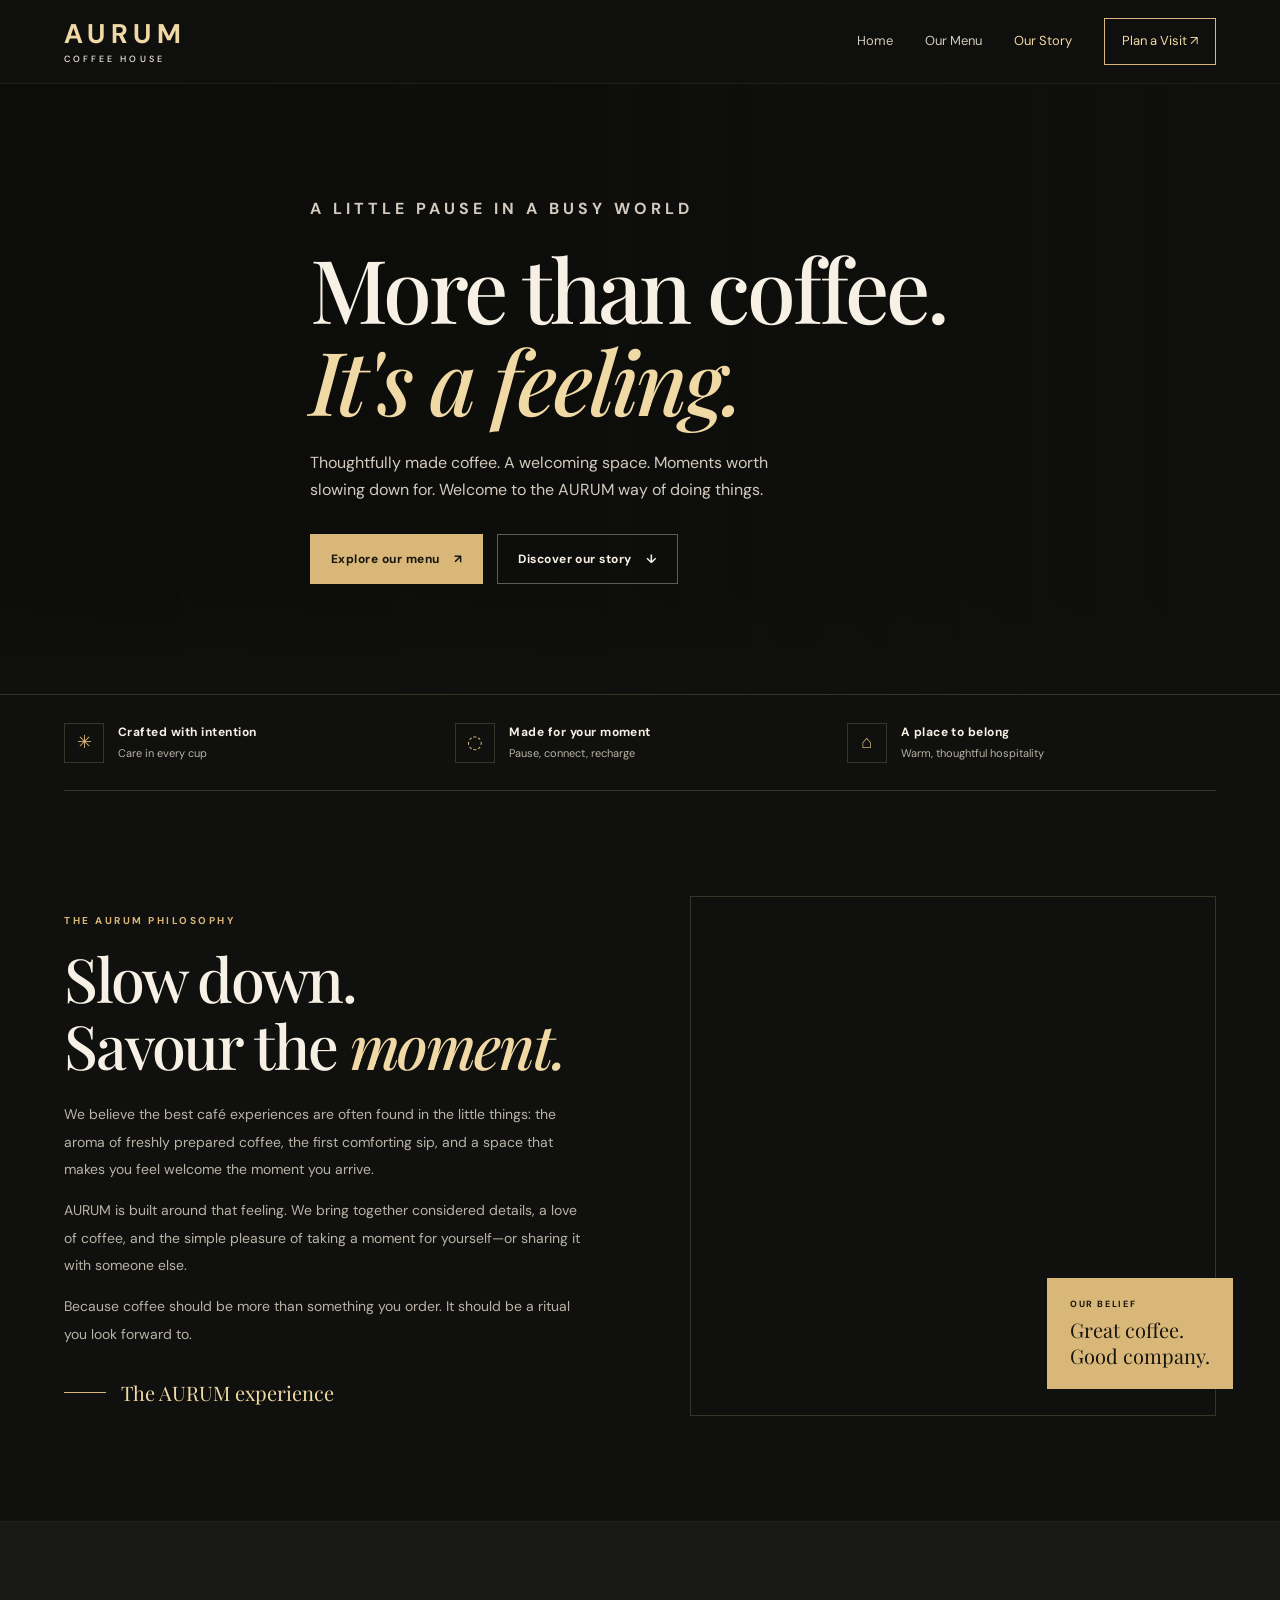
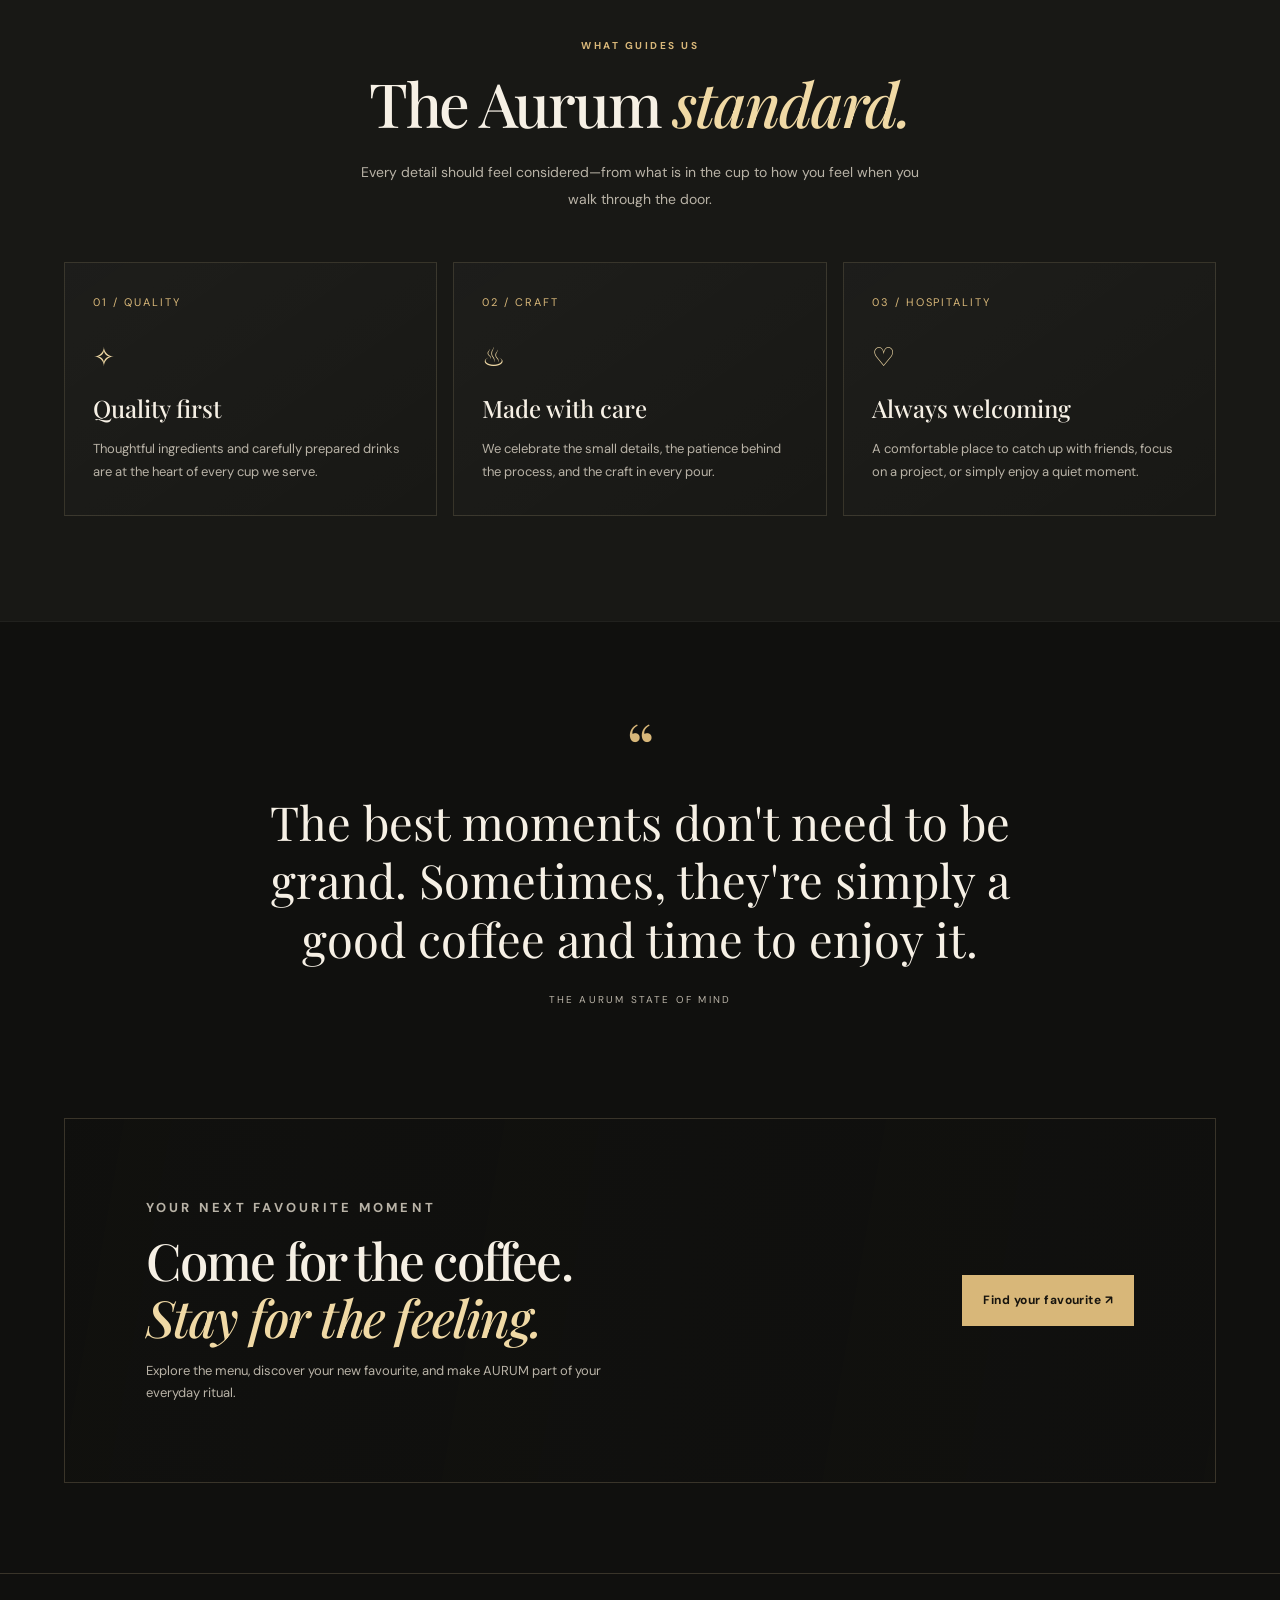
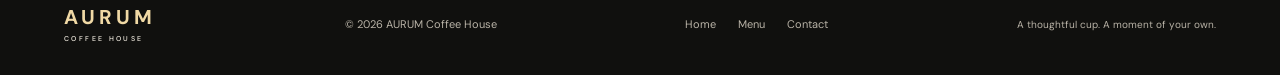
<file: about.html>
<!DOCTYPE html>
<html lang="en">
<head>
  <meta charset="UTF-8">
  <meta name="viewport" content="width=device-width, initial-scale=1.0">
  <meta name="theme-color" content="#10100e">
  <meta name="description" content="Discover the AURUM Coffee House philosophy: thoughtful craft, exceptional coffee, and meaningful moments.">
  <title>Our Story | AURUM Coffee House</title>
  <link rel="preconnect" href="https://fonts.googleapis.com">
  <link rel="preconnect" href="https://fonts.gstatic.com" crossorigin>
  <link href="https://fonts.googleapis.com/css2?family=DM+Sans:wght@400;500;600;700&family=Playfair+Display:ital,wght@0,500;0,600;0,700;1,500;1,600&display=swap" rel="stylesheet">
  <style>
    :root{--bg:#10100e;--panel:#181815;--panel2:#20201b;--gold:#d8b779;--gold2:#f0d9a5;--cream:#f6f0e5;--muted:#b9b3a7;--line:rgba(240,217,165,.18);--max:1180px}
    *{box-sizing:border-box}html{scroll-behavior:smooth;scroll-padding-top:90px}body{margin:0;background:var(--bg);color:var(--cream);font-family:"DM Sans",sans-serif;line-height:1.7}a{color:inherit;text-decoration:none}button{font:inherit}.skip{position:absolute;left:-999px;top:8px;background:var(--gold);color:#111;padding:10px 14px;z-index:100}.skip:focus{left:10px}
    .header{height:84px;display:flex;align-items:center;justify-content:space-between;gap:24px;padding:0 max(5vw,24px);border-bottom:1px solid rgba(255,255,255,.07);background:rgba(16,16,14,.92);position:sticky;top:0;z-index:20;backdrop-filter:blur(16px)}
    .brand{font-size:27px;letter-spacing:.2em;font-weight:700;line-height:1;color:var(--gold2)}.brand small{display:block;font-size:9px;letter-spacing:.34em;color:var(--cream);margin-top:8px;font-weight:500}
    .nav{display:flex;align-items:center;gap:32px;font-size:13px;color:#d3cbbd}.nav a{transition:color .2s}.nav a:hover,.nav a.active{color:var(--gold2)}.nav .nav-cta{border:1px solid var(--gold);padding:11px 17px;color:var(--gold2)}.nav .nav-cta:hover{background:var(--gold);color:#17140e}.menu-btn{display:none;background:none;color:var(--cream);border:1px solid var(--line);padding:9px 12px}
    .wrap{width:min(var(--max),90%);margin-inline:auto}.eyebrow{font-size:10px;letter-spacing:.25em;text-transform:uppercase;color:var(--gold);font-weight:700}.serif{font-family:"Playfair Display",Georgia,serif;font-weight:500;letter-spacing:-.035em}.hero{position:relative;overflow:hidden;min-height:550px;display:grid;align-items:center;border-bottom:1px solid var(--line);background:linear-gradient(90deg,rgba(12,12,10,.96) 0%,rgba(12,12,10,.78) 48%,rgba(12,12,10,.18) 100%),url('https://images.unsplash.com/photo-1442512595331-e89e73853f31?auto=format&fit=crop&w=2000&q=90') center 52%/cover no-repeat}
    .hero:after{content:"";position:absolute;inset:auto 0 0;height:100px;background:linear-gradient(transparent,var(--bg));pointer-events:none}.hero-content{position:relative;z-index:1;max-width:660px;padding:95px 0 110px}.hero h1{font-size:clamp(48px,7.3vw,88px);line-height:1.04;margin:20px 0 24px}.hero h1 em,.section-title em,.cta h2 em{color:var(--gold2);font-weight:500}.hero p{max-width:500px;color:#d2cabe;font-size:16px}.actions{display:flex;gap:14px;flex-wrap:wrap;margin-top:30px}.btn{display:inline-flex;align-items:center;justify-content:center;gap:14px;padding:14px 20px;background:var(--gold);color:#17140e;font-size:12px;font-weight:700;letter-spacing:.04em;border:1px solid var(--gold);transition:transform .2s,background .2s}.btn:hover{transform:translateY(-3px);background:var(--gold2)}.btn.secondary{background:transparent;color:var(--cream);border-color:rgba(246,240,229,.35)}.btn.secondary:hover{border-color:var(--gold);color:var(--gold2)}
    .intro-strip{display:grid;grid-template-columns:repeat(3,1fr);gap:22px;padding:27px 0;border-bottom:1px solid var(--line)}.strip-item{display:flex;align-items:center;gap:14px}.strip-icon{width:40px;height:40px;border:1px solid var(--line);display:grid;place-items:center;color:var(--gold);font-size:18px;flex:none}.strip-item strong{display:block;font-size:12px;letter-spacing:.04em}.strip-item span{display:block;font-size:11px;color:var(--muted);margin-top:2px}
    .section{padding:105px 0}.story-grid{display:grid;grid-template-columns:1fr 1fr;gap:clamp(40px,8vw,100px);align-items:center}.story-image{min-height:520px;position:relative;background:url('https://images.unsplash.com/photo-1495474472287-4d71bcdd2085?auto=format&fit=crop&w=1100&q=90') center/cover;border:1px solid var(--line)}.image-tag{position:absolute;right:-18px;bottom:26px;background:var(--gold);color:#17140e;padding:20px 23px;max-width:205px;font-family:"Playfair Display",serif;font-size:20px;line-height:1.3}.image-tag small{display:block;font:700 9px "DM Sans",sans-serif;letter-spacing:.18em;text-transform:uppercase;margin-bottom:7px}.section-title{font-size:clamp(38px,5vw,61px);line-height:1.1;margin:15px 0 23px}.copy{color:var(--muted);font-size:14px;line-height:1.95}.story-copy .copy{max-width:520px}.signature{display:flex;align-items:center;gap:15px;margin-top:28px;color:var(--gold2);font-family:"Playfair Display",serif;font-size:20px}.signature:before{content:"";width:42px;height:1px;background:var(--gold)}
    .values{background:var(--panel);border-block:1px solid rgba(255,255,255,.04)}.section-head{text-align:center;max-width:650px;margin:0 auto 48px}.section-head .copy{max-width:560px;margin:0 auto}.values-grid{display:grid;grid-template-columns:repeat(3,1fr);gap:16px}.value{padding:30px 28px 32px;border:1px solid rgba(240,217,165,.14);background:linear-gradient(145deg,rgba(255,255,255,.025),transparent);min-height:245px;transition:transform .25s,border-color .25s}.value:hover{transform:translateY(-6px);border-color:rgba(240,217,165,.5)}.value-number{font-size:11px;letter-spacing:.18em;color:var(--gold)}.value-icon{font-size:26px;color:var(--gold2);margin:24px 0 8px}.value h3{font-family:"Playfair Display",serif;font-size:24px;font-weight:500;margin:0 0 10px}.value p{color:var(--muted);font-size:13px;margin:0}
    .quote-section{padding:100px 0;text-align:center}.quote-mark{font-family:"Playfair Display",serif;color:var(--gold);font-size:70px;line-height:.7}.quote{font-family:"Playfair Display",serif;font-size:clamp(29px,4vw,47px);line-height:1.25;max-width:850px;margin:22px auto}.quote-note{font-size:10px;letter-spacing:.22em;text-transform:uppercase;color:var(--muted)}
    .cta{position:relative;overflow:hidden;margin-bottom:90px;padding:65px 7%;display:flex;align-items:center;justify-content:space-between;gap:30px;background:linear-gradient(100deg,rgba(16,16,14,.98),rgba(16,16,14,.78)),url('https://images.unsplash.com/photo-1501339847302-ac426a4a7cbb?auto=format&fit=crop&w=1600&q=85') center/cover;border:1px solid var(--line)}.cta h2{font-size:clamp(34px,4vw,52px);line-height:1.12;margin:10px 0}.cta p{font-size:13px;color:var(--muted);max-width:480px}.footer{border-top:1px solid var(--line);padding:30px 5%;display:flex;align-items:center;justify-content:space-between;gap:22px;color:var(--muted);font-size:11px}.footer .brand{font-size:20px}.footer .brand small{font-size:7px}.footer-links{display:flex;gap:22px}.footer a:hover{color:var(--gold2)}.footer-note{font-size:10px}
    .reveal{opacity:0;transform:translateY(18px);transition:opacity .7s ease,transform .7s ease}.reveal.visible{opacity:1;transform:none}
    @media(max-width:800px){.header{height:74px}.menu-btn{display:block}.nav{display:none;position:absolute;top:73px;left:0;right:0;background:#151512;border-bottom:1px solid var(--line);padding:20px 5%;flex-direction:column;align-items:stretch;gap:18px}.nav.open{display:flex}.nav .nav-cta{text-align:center}.hero{min-height:510px;background-position:58% center}.hero-content{padding:75px 0 95px}.intro-strip{grid-template-columns:1fr;gap:18px}.strip-item{max-width:360px}.section{padding:75px 0}.story-grid{grid-template-columns:1fr;gap:42px}.story-image{min-height:420px;margin-right:14px;order:2}.story-copy{order:1}.values-grid{grid-template-columns:1fr}.value{min-height:0}.value-icon{margin-top:15px}.quote-section{padding:75px 0}.cta{margin-bottom:65px;flex-direction:column;align-items:flex-start;padding:40px 28px}.footer{flex-wrap:wrap}.footer-note{width:100%;margin:0}}@media(max-width:460px){.brand{font-size:23px}.hero h1{font-size:47px}.hero p{font-size:14px}.actions .btn{width:100%}.story-image{min-height:340px}.image-tag{right:-12px;max-width:175px;font-size:17px;padding:16px}.footer{align-items:flex-start}.footer-links{width:100%;order:3}.footer p{margin:0}}
    @media(prefers-reduced-motion:reduce){html{scroll-behavior:auto}.reveal{opacity:1;transform:none;transition:none}*,*:before,*:after{animation-duration:.01ms!important;transition-duration:.01ms!important}}
  </style>
</head>
<body>
  <a class="skip" href="#main">Skip to content</a>
  <header class="header">
    <a class="brand" href="index.html" aria-label="AURUM Coffee House home">AURUM<small>COFFEE HOUSE</small></a>
    <button class="menu-btn" aria-label="Toggle navigation" aria-expanded="false" aria-controls="primary-nav">MENU ☰</button>
    <nav class="nav" id="primary-nav" aria-label="Main navigation">
      <a href="index.html">Home</a><a href="menu.html">Our Menu</a><a class="active" href="about.html" aria-current="page">Our Story</a><a class="nav-cta" href="contact.html">Plan a Visit ↗</a>
    </nav>
  </header>
  <main id="main">
    <section class="hero">
      <div class="wrap hero-content">
        <p class="eyebrow">A little pause in a busy world</p>
        <h1 class="serif">More than coffee.<br><em>It's a feeling.</em></h1>
        <p>Thoughtfully made coffee. A welcoming space. Moments worth slowing down for. Welcome to the AURUM way of doing things.</p>
        <div class="actions"><a class="btn" href="menu.html">Explore our menu <span>↗</span></a><a class="btn secondary" href="#philosophy">Discover our story <span>↓</span></a></div>
      </div>
    </section>
    <div class="wrap intro-strip" aria-label="Our values at a glance">
      <div class="strip-item"><div class="strip-icon" aria-hidden="true">✳</div><div><strong>Crafted with intention</strong><span>Care in every cup</span></div></div>
      <div class="strip-item"><div class="strip-icon" aria-hidden="true">◌</div><div><strong>Made for your moment</strong><span>Pause, connect, recharge</span></div></div>
      <div class="strip-item"><div class="strip-icon" aria-hidden="true">⌂</div><div><strong>A place to belong</strong><span>Warm, thoughtful hospitality</span></div></div>
    </div>
    <section class="section wrap" id="philosophy">
      <div class="story-grid">
        <div class="story-copy reveal">
          <p class="eyebrow">The AURUM philosophy</p>
          <h2 class="section-title serif">Slow down.<br>Savour the <em>moment.</em></h2>
          <p class="copy">We believe the best café experiences are often found in the little things: the aroma of freshly prepared coffee, the first comforting sip, and a space that makes you feel welcome the moment you arrive.</p>
          <p class="copy">AURUM is built around that feeling. We bring together considered details, a love of coffee, and the simple pleasure of taking a moment for yourself—or sharing it with someone else.</p>
          <p class="copy">Because coffee should be more than something you order. It should be a ritual you look forward to.</p>
          <div class="signature">The AURUM experience</div>
        </div>
        <div class="story-image reveal" role="img" aria-label="A warm coffee-making scene with cups and freshly prepared coffee">
          <div class="image-tag"><small>Our belief</small>Great coffee.<br>Good company.</div>
        </div>
      </div>
    </section>
    <section class="section values">
      <div class="wrap">
        <div class="section-head reveal"><p class="eyebrow">What guides us</p><h2 class="section-title serif">The Aurum <em>standard.</em></h2><p class="copy">Every detail should feel considered—from what is in the cup to how you feel when you walk through the door.</p></div>
        <div class="values-grid">
          <article class="value reveal"><div class="value-number">01 / QUALITY</div><div class="value-icon" aria-hidden="true">✧</div><h3>Quality first</h3><p>Thoughtful ingredients and carefully prepared drinks are at the heart of every cup we serve.</p></article>
          <article class="value reveal"><div class="value-number">02 / CRAFT</div><div class="value-icon" aria-hidden="true">♨</div><h3>Made with care</h3><p>We celebrate the small details, the patience behind the process, and the craft in every pour.</p></article>
          <article class="value reveal"><div class="value-number">03 / HOSPITALITY</div><div class="value-icon" aria-hidden="true">♡</div><h3>Always welcoming</h3><p>A comfortable place to catch up with friends, focus on a project, or simply enjoy a quiet moment.</p></article>
        </div>
      </div>
    </section>
    <section class="quote-section wrap reveal">
      <div class="quote-mark" aria-hidden="true">“</div>
      <blockquote class="quote">The best moments don't need to be grand. Sometimes, they're simply a good coffee and time to enjoy it.</blockquote>
      <p class="quote-note">The AURUM state of mind</p>
    </section>
    <section class="wrap">
      <div class="cta reveal">
        <div><p class="eyebrow">Your next favourite moment</p><h2 class="serif">Come for the coffee.<br><em>Stay for the feeling.</em></h2><p>Explore the menu, discover your new favourite, and make AURUM part of your everyday ritual.</p></div>
        <a class="btn" href="menu.html">Find your favourite ↗</a>
      </div>
    </section>
  </main>
  <footer class="footer">
    <a class="brand" href="index.html">AURUM<small>COFFEE HOUSE</small></a>
    <p>© <span id="year">2026</span> AURUM Coffee House</p>
    <div class="footer-links"><a href="index.html">Home</a><a href="menu.html">Menu</a><a href="contact.html">Contact</a></div>
    <p class="footer-note">A thoughtful cup. A moment of your own.</p>
  </footer>
  <script>
    const toggle = document.querySelector('.menu-btn');
    const nav = document.querySelector('.nav');
    toggle.addEventListener('click', () => {
      const open = nav.classList.toggle('open');
      toggle.setAttribute('aria-expanded', String(open));
      toggle.textContent = open ? 'CLOSE ×' : 'MENU ☰';
    });
    nav.querySelectorAll('a').forEach(link => link.addEventListener('click', () => {
      nav.classList.remove('open');
      toggle.setAttribute('aria-expanded', 'false');
      toggle.textContent = 'MENU ☰';
    }));
    document.querySelector('#year').textContent = new Date().getFullYear();
    const items = document.querySelectorAll('.reveal');
    if ('IntersectionObserver' in window && !window.matchMedia('(prefers-reduced-motion: reduce)').matches) {
      const observer = new IntersectionObserver(entries => entries.forEach(entry => {
        if (entry.isIntersecting) { entry.target.classList.add('visible'); observer.unobserve(entry.target); }
      }), {threshold: 0.12});
      items.forEach(item => observer.observe(item));
    } else { items.forEach(item => item.classList.add('visible')); }
  </script>
</body>
</html>
</file>
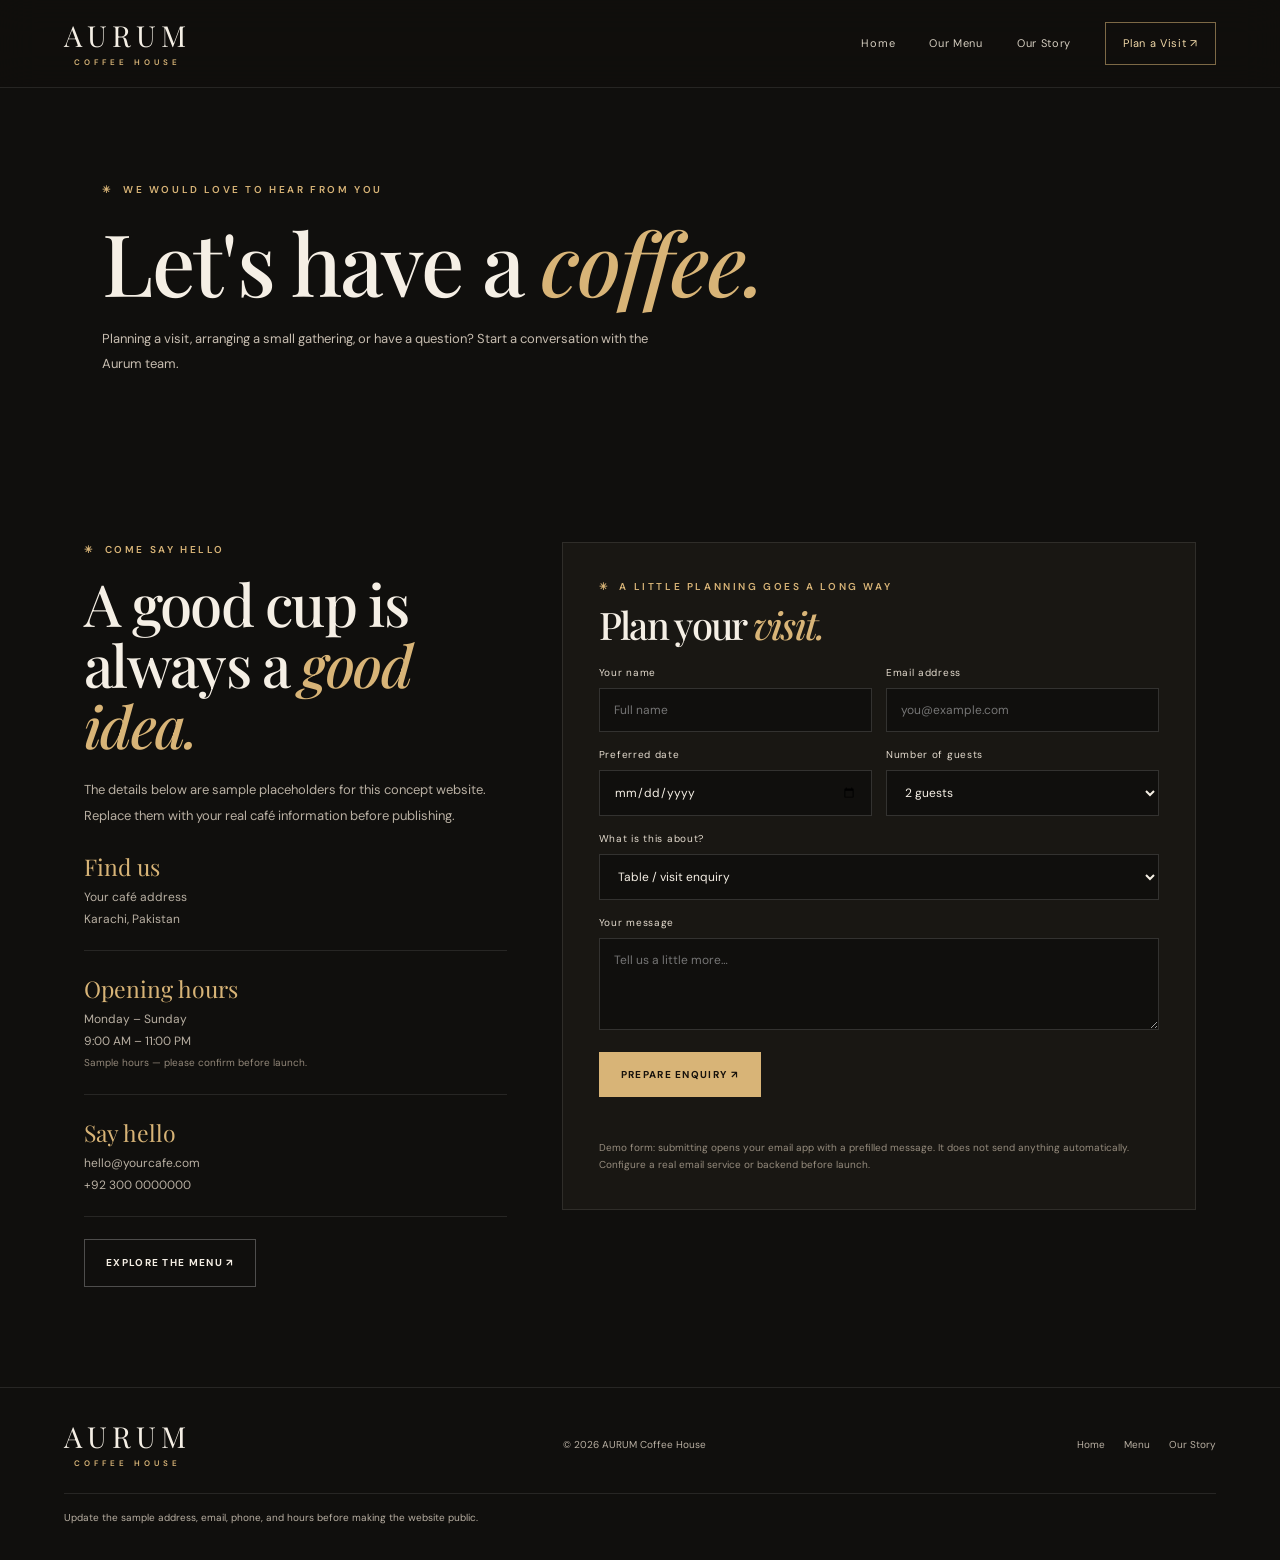
<file: contact.html>
<!doctype html><html lang="en"><head><meta charset="utf-8"><meta name="viewport" content="width=device-width,initial-scale=1"><meta name="theme-color" content="#100f0d"><meta name="description" content="Plan a visit or contact AURUM Coffee House."><title>Visit & Contact | AURUM Coffee House</title><link rel="stylesheet" href="style.css"><script src="script.js" defer></script></head><body><a class="skip-link" href="#main">Skip to content</a><header class="site-header"><a class="brand" href="index.html">AURUM<small>COFFEE HOUSE</small></a><button class="menu-toggle" aria-label="Open navigation" aria-expanded="false">MENU ☰</button><nav class="main-nav" aria-label="Main navigation"><a href="index.html">Home</a><a href="menu.html">Our Menu</a><a href="about.html">Our Story</a><a class="nav-cta active" href="contact.html">Plan a Visit ↗</a></nav></header><main id="main"><section class="page-intro"><p class="eyebrow">We would love to hear from you</p><h1>Let's have a <em>coffee.</em></h1><p>Planning a visit, arranging a small gathering, or have a question? Start a conversation with the Aurum team.</p></section><section class="section"><div class="contact-grid"><div><p class="eyebrow">Come say hello</p><h2 class="display" style="font-size:clamp(42px,5vw,58px);margin-top:15px">A good cup is<br>always a <em>good idea.</em></h2><p class="body-copy">The details below are sample placeholders for this concept website. Replace them with your real café information before publishing.</p><div class="info-block"><h3>Find us</h3><p>Your café address<br>Karachi, Pakistan</p></div><div class="info-block"><h3>Opening hours</h3><p>Monday – Sunday<br>9:00 AM – 11:00 PM<br><span style="color:#928779;font-size:10px">Sample hours — please confirm before launch.</span></p></div><div class="info-block"><h3>Say hello</h3><p>hello@yourcafe.com<br>+92 300 0000000</p></div><a class="btn btn-outline" href="menu.html">Explore the menu ↗</a></div><div class="contact-form"><p class="eyebrow">A little planning goes a long way</p><h2 class="display">Plan your <em>visit.</em></h2><form id="contactForm"><div class="form-row"><div class="field"><label for="name">Your name</label><input id="name" name="name" autocomplete="name" placeholder="Full name" required></div><div class="field"><label for="email">Email address</label><input id="email" name="email" type="email" autocomplete="email" placeholder="you@example.com" required></div></div><div class="form-row"><div class="field"><label for="visit-date">Preferred date</label><input id="visit-date" name="date" type="date"></div><div class="field"><label for="guests">Number of guests</label><select id="guests" name="guests"><option value="1">1 guest</option><option value="2" selected>2 guests</option><option value="3">3 guests</option><option value="4">4 guests</option><option value="5+">5+ guests</option></select></div></div><div class="field"><label for="subject">What is this about?</label><select id="subject" name="subject"><option>Table / visit enquiry</option><option>Menu question</option><option>Private gathering</option><option>Feedback</option><option>Something else</option></select></div><div class="field"><label for="message">Your message</label><textarea id="message" name="message" rows="4" placeholder="Tell us a little more…" required></textarea></div><button class="btn" type="submit">Prepare enquiry ↗</button><p class="form-message" id="form-status" role="status" aria-live="polite"></p><p class="contact-disclaimer">Demo form: submitting opens your email app with a prefilled message. It does not send anything automatically. Configure a real email service or backend before launch.</p></form></div></div></section></main><footer class="site-footer"><a class="brand" href="index.html">AURUM<small>COFFEE HOUSE</small></a><p>© <span data-year>2026</span> AURUM Coffee House</p><div class="footer-links"><a href="index.html">Home</a><a href="menu.html">Menu</a><a href="about.html">Our Story</a></div><p class="footer-note">Update the sample address, email, phone, and hours before making the website public.</p></footer></body></html>
</file>
<file: style.css>
@import url('https://fonts.googleapis.com/css2?family=DM+Sans:wght@400;500;600;700&family=Playfair+Display:ital,wght@0,500;0,600;0,700;1,500;1,600&display=swap');
:root{--bg:#100f0d;--surface:#191713;--surface2:#211d17;--cream:#f5efe5;--muted:#b8afa2;--gold:#d8b477;--gold2:#f1d8a8;--line:#ffffff18;--green:#aab99b;--serif:'Playfair Display',Georgia,serif;--sans:'DM Sans',Arial,sans-serif;--max:1240px;--radius:3px;--shadow:0 25px 70px #0005}
*{box-sizing:border-box;margin:0;padding:0}html{scroll-behavior:smooth;scroll-padding-top:100px}body{background:var(--bg);color:var(--cream);font-family:var(--sans);line-height:1.6;overflow-x:hidden}body,button,input,textarea,select{font-family:var(--sans)}img{display:block;max-width:100%}a{color:inherit;text-decoration:none}button{color:inherit}::selection{background:var(--gold);color:var(--bg)}:focus-visible{outline:2px solid var(--gold2);outline-offset:4px}.skip-link{position:absolute;top:-50px;left:12px;background:var(--gold);color:#100f0d;padding:10px;z-index:100}.skip-link:focus{top:10px}.site-header{height:88px;padding:0 max(5%,calc((100% - var(--max))/2));display:flex;align-items:center;justify-content:space-between;gap:25px;border-bottom:1px solid var(--line);position:sticky;top:0;z-index:30;background:#100f0deF;backdrop-filter:blur(18px)}.brand{font-family:var(--serif);font-size:29px;letter-spacing:5px;line-height:1;display:inline-flex;flex-direction:column;align-items:center}.brand small{font:600 8px var(--sans);letter-spacing:4px;color:var(--gold);margin-top:7px}.main-nav{display:flex;align-items:center;gap:34px}.main-nav a{font-size:11px;color:#d4ccbf;letter-spacing:.7px;transition:color .2s;position:relative}.main-nav a:hover,.main-nav a.active{color:var(--gold2)}.main-nav a:not(.nav-cta):after{content:'';position:absolute;left:0;right:100%;height:1px;bottom:-8px;background:var(--gold);transition:right .25s}.main-nav a:hover:after,.main-nav a.active:after{right:0}.main-nav .nav-cta{padding:12px 17px;border:1px solid #d8b4778c;color:var(--gold2)}.main-nav .nav-cta:hover{background:var(--gold);color:var(--bg)}.menu-toggle{display:none;border:1px solid var(--line);background:transparent;padding:10px 12px;font-size:10px;letter-spacing:1px}.eyebrow{font-size:10px;text-transform:uppercase;letter-spacing:2.6px;color:var(--gold);font-weight:600}.eyebrow:before{content:'✳';margin-right:10px;font-size:10px}h1,h2,h3{font-weight:500}h1,h2,.display{font-family:var(--serif);letter-spacing:-1.7px;line-height:1.06}h1 em,h2 em,.display em{color:var(--gold);font-weight:500}p{overflow-wrap:break-word}.btn{display:inline-flex;align-items:center;justify-content:center;gap:14px;padding:15px 21px;border:1px solid var(--gold);background:var(--gold);color:#17120c;font-size:10px;font-weight:700;letter-spacing:1.3px;text-transform:uppercase;cursor:pointer;transition:transform .2s,background .2s,color .2s,border-color .2s}.btn:hover{transform:translateY(-2px);background:var(--gold2);border-color:var(--gold2)}.btn-outline{background:transparent;color:var(--cream);border-color:#ffffff42}.btn-outline:hover{background:transparent;color:var(--gold2);border-color:var(--gold)}.btn-quiet{background:transparent;color:var(--gold);border-color:var(--line)}.btn:disabled{opacity:.45;cursor:not-allowed;transform:none}.hero-home{position:relative;min-height:690px;display:flex;align-items:center;padding:90px max(8%,calc((100% - var(--max))/2));background:linear-gradient(90deg,#100f0df5 0%,#100f0de0 38%,#100f0d48 78%,#100f0d42 100%),url('https://images.unsplash.com/photo-1445116572660-236099ec97a0?auto=format&fit=crop&w=2200&q=90') center/cover no-repeat;isolation:isolate}.hero-home:after{content:'';position:absolute;inset:0;background:radial-gradient(ellipse at 75% 48%,#d8b4771a,transparent 42%);z-index:-1}.hero-content{max-width:650px;animation:rise .8s both}.hero-home h1{font-size:clamp(64px,8.4vw,112px);margin:23px 0 22px}.hero-copy{max-width:460px;color:#d1c8bb;font-size:14px;line-height:1.95}.actions{display:flex;gap:12px;flex-wrap:wrap;margin-top:30px}.hero-note{position:absolute;right:8%;bottom:42px;color:var(--gold2);font:italic 21px var(--serif);border-right:1px solid var(--gold);padding-right:15px}.stats-row{display:flex;gap:32px;margin-top:50px}.stat{padding-left:15px;border-left:1px solid var(--gold)}.stat strong{display:block;font:28px var(--serif);color:var(--gold2)}.stat span{display:block;color:#bdb3a6;font-size:9px;text-transform:uppercase;letter-spacing:1.1px}.feature-strip{display:flex;justify-content:space-around;gap:15px;flex-wrap:wrap;padding:22px 7%;border-block:1px solid var(--line);color:var(--gold);font-size:9px;letter-spacing:2px;text-transform:uppercase;background:#15130f}.section{max-width:var(--max);margin:auto;padding:100px 5%}.section-heading{max-width:690px;margin-bottom:35px}.section-heading h2{font-size:clamp(40px,5.2vw,68px);margin-top:13px}.section-heading>p:last-child{color:var(--muted);font-size:13px;max-width:570px;margin-top:16px;line-height:1.9}.split{display:grid;grid-template-columns:1fr 1fr;align-items:center;gap:clamp(35px,7vw,90px)}.photo-panel{position:relative;min-height:480px;background:center/cover no-repeat;box-shadow:20px 20px 0 #d8b4770b}.photo-label{position:absolute;left:20px;bottom:20px;background:#100f0df2;padding:13px 18px;font:20px var(--serif)}.photo-label span{color:var(--gold)}.body-copy{color:var(--muted);font-size:13px;line-height:2;margin:20px 0}.cards{display:grid;grid-template-columns:repeat(3,minmax(0,1fr));gap:20px}.card{background:var(--surface);border:1px solid var(--line);overflow:hidden;transition:transform .3s,border-color .3s}.card:hover{transform:translateY(-6px);border-color:#d8b47770}.card-media{overflow:hidden;position:relative}.card img{width:100%;height:250px;object-fit:cover;transition:transform .6s;filter:saturate(.83)}.card:hover img{transform:scale(1.045);filter:saturate(1.04)}.card-body{padding:24px}.card h3{font:25px var(--serif)}.card p{font-size:12px;color:var(--muted);margin:8px 0 17px}.gold{color:var(--gold);font-size:10px;text-transform:uppercase;letter-spacing:1px;font-weight:700}.gold:hover{color:var(--gold2)}.card-foot{display:flex;justify-content:space-between;align-items:center;gap:12px}.price{font-size:14px;font-weight:700;color:var(--gold2)}.mini-tag{font-size:8px;text-transform:uppercase;letter-spacing:1.3px;color:var(--green);border:1px solid #aab99b55;padding:5px 7px}.page-intro{padding:94px max(8%,calc((100% - var(--max))/2)) 65px;background:linear-gradient(90deg,#100f0df5,#100f0dc7 68%,#100f0d75),url('https://images.unsplash.com/photo-1495474472287-4d71bcdd2085?auto=format&fit=crop&w=2000&q=85') center/cover;position:relative}.page-intro h1{font-size:clamp(50px,7vw,86px);max-width:900px;margin-top:18px}.page-intro p:last-child{color:#c7bdb0;max-width:570px;margin-top:20px;font-size:13px;line-height:1.9}.menu-toolbar{display:flex;align-items:center;justify-content:space-between;gap:15px;flex-wrap:wrap;margin-bottom:24px}.menu-search{display:flex;align-items:center;gap:10px;padding:12px 15px;border:1px solid var(--line);background:var(--surface);max-width:410px;flex:1;color:var(--gold);min-width:220px}.menu-search input{width:100%;background:transparent;border:0;outline:0;color:var(--cream);font-size:12px}.menu-search input::placeholder{color:#8d857a}.menu-count{font-size:11px;color:var(--muted)}.filter-tabs{display:flex;flex-wrap:wrap;gap:8px;margin-bottom:25px}.filter-tab{background:transparent;border:1px solid #ffffff2b;padding:10px 15px;color:var(--muted);font-size:10px;letter-spacing:.7px;cursor:pointer;transition:.2s}.filter-tab:hover,.filter-tab.active{background:var(--gold);border-color:var(--gold);color:#17120c}.menu-grid{display:grid;grid-template-columns:repeat(2,minmax(0,1fr));gap:16px}.menu-item{display:grid;grid-template-columns:132px 1fr;gap:18px;align-items:center;padding:15px;background:var(--surface);border:1px solid var(--line);transition:border-color .2s,transform .2s}.menu-item:hover{border-color:#d8b47770;transform:translateY(-2px)}.menu-item img{width:132px;height:132px;object-fit:cover}.menu-item h3{font:24px var(--serif)}.menu-item p{font-size:11px;color:var(--muted);margin:4px 0 10px;line-height:1.6}.item-bottom{display:flex;align-items:center;justify-content:space-between;gap:8px}.small-btn{padding:9px 12px;font-size:9px}.empty-state{display:none;padding:32px;border:1px dashed #ffffff36;color:var(--muted);text-align:center}.cart-bar{margin-top:30px;padding:20px 22px;background:#211d17ed;border:1px solid #d8b47766;display:flex;align-items:center;justify-content:space-between;gap:18px;flex-wrap:wrap;position:sticky;bottom:12px;z-index:5;box-shadow:var(--shadow);backdrop-filter:blur(16px)}.cart-bar strong{font:20px var(--serif)}.cart-items-list{font-size:11px;color:var(--muted);margin-top:5px;max-width:470px}.cart-total{font:28px var(--serif);color:var(--gold2)}.cart-actions{display:flex;gap:8px;flex-wrap:wrap}.toast{position:fixed;right:20px;bottom:20px;z-index:70;background:var(--gold);color:#17120c;padding:13px 18px;font-size:12px;box-shadow:var(--shadow);opacity:0;transform:translateY(12px);pointer-events:none;transition:.25s}.toast.show{opacity:1;transform:translateY(0)}.cta-band{text-align:center;padding:85px 7%;background:linear-gradient(#17140fe8,#17140fe8),url('https://images.unsplash.com/photo-1501339847302-ac426a4a7cbb?auto=format&fit=crop&w=1800&q=85') center/cover}.cta-band h2{font-size:clamp(39px,5vw,64px);margin-top:13px}.cta-band p{color:var(--muted);font-size:13px;max-width:530px;margin:16px auto 25px}.value-card{padding:30px;background:var(--surface);border:1px solid var(--line);border-top:2px solid var(--gold)}.value-card .number{font:33px var(--serif);color:var(--gold)}.value-card h3{font:25px var(--serif);margin:9px 0}.value-card p{color:var(--muted);font-size:12px;line-height:1.9}.values-grid{display:grid;grid-template-columns:repeat(3,1fr);gap:18px}.contact-grid{display:grid;grid-template-columns:.8fr 1.2fr;gap:55px;align-items:start}.info-block{padding-bottom:20px;border-bottom:1px solid var(--line);margin:22px 0}.info-block h3{font:23px var(--serif);color:var(--gold);margin-bottom:5px}.info-block p{font-size:12px;color:var(--muted);line-height:1.8}.contact-form,.booking-card{padding:clamp(22px,4vw,36px);background:var(--surface);border:1px solid var(--line)}.contact-form h2,.booking-card h2{font-size:38px;margin:10px 0 20px}.form-row{display:grid;grid-template-columns:1fr 1fr;gap:14px}.field{margin-bottom:15px}.field label{display:block;font-size:10px;letter-spacing:.7px;color:#e5dccf;margin-bottom:7px}.field input,.field textarea,.field select{width:100%;padding:13px 14px;background:#100f0d;color:var(--cream);border:1px solid #ffffff25;outline:0;border-radius:0;font-size:12px}.field input:focus,.field textarea:focus,.field select:focus{border-color:var(--gold)}.field textarea{resize:vertical}.field select option{background:var(--surface)}.form-message{font-size:12px;color:var(--gold2);margin-top:12px;min-height:18px}.contact-disclaimer{font-size:10px;color:#968c7e;margin-top:12px;line-height:1.7}.site-footer{padding:34px max(5%,calc((100% - var(--max))/2));border-top:1px solid var(--line);display:flex;justify-content:space-between;align-items:center;gap:25px;flex-wrap:wrap}.site-footer p{font-size:10px;color:var(--muted)}.footer-links{display:flex;gap:19px;font-size:10px;color:var(--muted)}.footer-links a:hover{color:var(--gold)}.footer-note{width:100%;border-top:1px solid var(--line);padding-top:16px;color:#8d8478;font-size:9px}.reveal{animation:rise .7s both}.section-kicker{display:flex;align-items:center;gap:12px;color:var(--gold);font-size:9px;letter-spacing:2px;text-transform:uppercase}.section-kicker:after{content:'';height:1px;width:45px;background:var(--gold)}
@keyframes rise{from{opacity:0;transform:translateY(16px)}to{opacity:1;transform:translateY(0)}}
@media(min-width:1400px){.hero-home{min-height:760px}}@media(max-width:900px){.main-nav{gap:20px}.hero-home{padding-inline:6%;min-height:630px}.section{padding:78px 6%}.split{gap:36px}.cards{gap:13px}.card-body{padding:18px}.menu-item{grid-template-columns:100px 1fr;gap:13px}.menu-item img{width:100px;height:112px}.menu-item h3{font-size:21px}.contact-grid{gap:28px}}
@media(max-width:680px){.site-header{height:75px;padding:0 5%}.brand{font-size:25px;letter-spacing:4px}.brand small{font-size:7px;letter-spacing:3px}.menu-toggle{display:block}.main-nav{display:none;position:absolute;top:74px;left:0;width:100%;padding:22px 6%;background:#100f0df7;border-bottom:1px solid var(--line);flex-direction:column;align-items:stretch;gap:19px}.main-nav.open{display:flex}.main-nav .nav-cta{text-align:center}.hero-home{min-height:690px;padding:75px 6% 110px;background-position:60% center}.hero-home h1{font-size:clamp(58px,14vw,82px)}.hero-copy{font-size:13px}.hero-note{right:6%;bottom:24px;font-size:17px}.stats-row{gap:12px;margin-top:38px}.stat{padding-left:9px}.stat strong{font-size:23px}.stat span{font-size:8px;letter-spacing:.5px}.feature-strip{justify-content:flex-start;padding:20px 6%;gap:13px 20px;font-size:8px}.section{padding:65px 6%}.split,.contact-grid{grid-template-columns:1fr;gap:32px}.photo-panel{min-height:330px}.cards,.values-grid{grid-template-columns:1fr}.card img{height:240px}.page-intro{padding:68px 6% 45px}.page-intro h1{font-size:clamp(48px,12vw,70px)}.menu-grid{grid-template-columns:1fr}.menu-item{grid-template-columns:105px 1fr;padding:12px;gap:13px}.menu-item img{width:105px;height:112px}.menu-item h3{font-size:22px}.cart-bar{bottom:6px;padding:15px}.cart-bar strong{font-size:18px}.cart-total{font-size:24px}.cart-actions{width:100%}.cart-actions .btn{flex:1}.form-row{grid-template-columns:1fr;gap:0}.contact-form h2,.booking-card h2{font-size:32px}.site-footer{padding:28px 6%;align-items:flex-start;flex-direction:column}.footer-links{flex-wrap:wrap}.cta-band{padding:65px 6%}}
@media(prefers-reduced-motion:reduce){*,*::before,*::after{scroll-behavior:auto!important;animation-duration:.01ms!important;animation-iteration-count:1!important;transition-duration:.01ms!important}}
</file>
